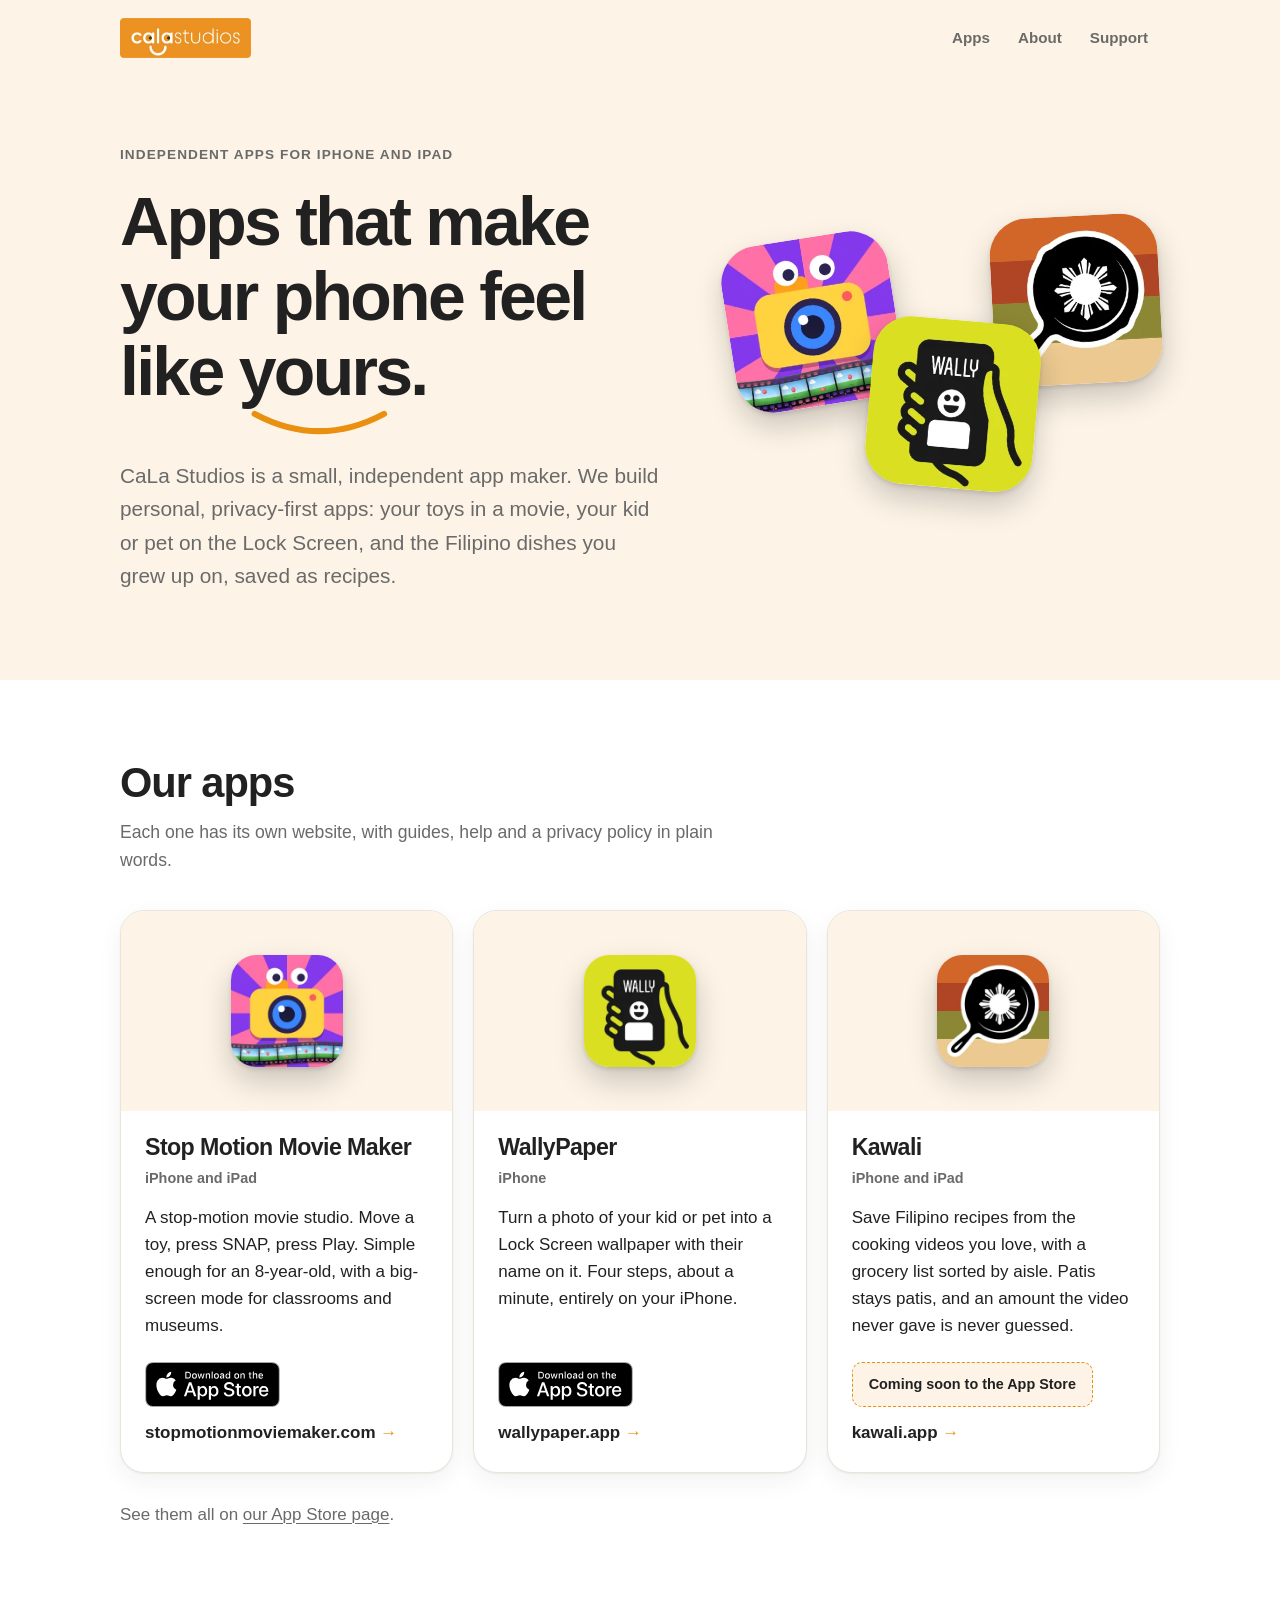
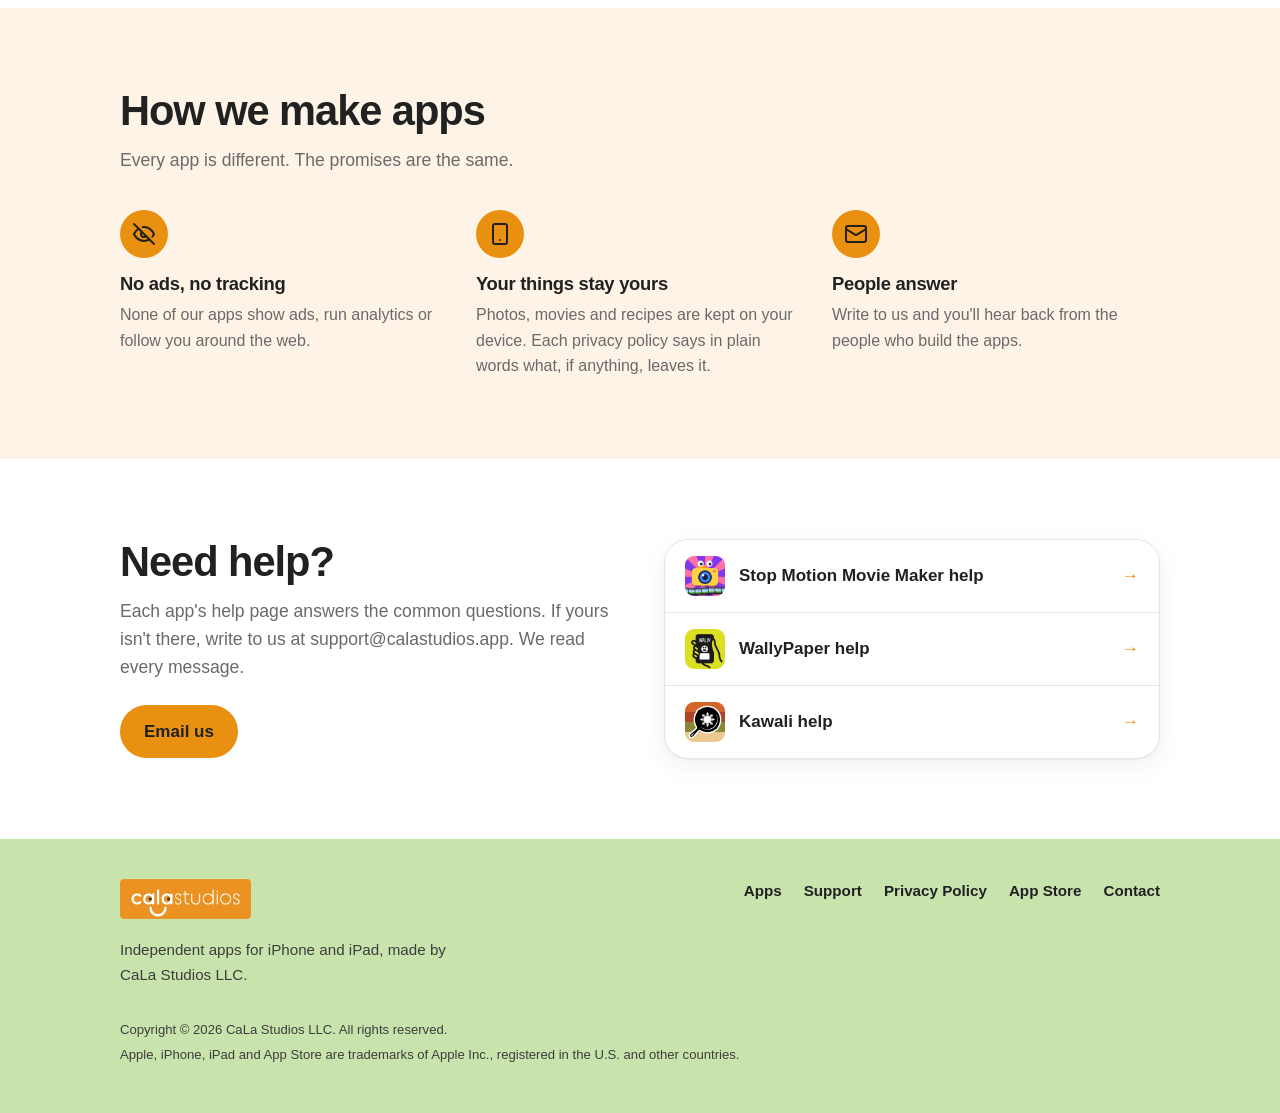
<file: index.html>
<!DOCTYPE html>
<html lang="en">
<head>
  <meta charset="utf-8">
  <meta name="viewport" content="width=device-width, initial-scale=1, viewport-fit=cover">
  <title>CaLa Studios – Independent apps for iPhone and iPad</title>
  <meta name="description" content="CaLa Studios is an independent maker of privacy-first apps for iPhone and iPad: Stop Motion Movie Maker, WallyPaper and Kawali. No ads, no tracking.">
  <link rel="canonical" href="https://calastudios.app/">
  <meta name="theme-color" content="#fdf4e7">

  <meta property="og:type" content="website">
  <meta property="og:site_name" content="CaLa Studios">
  <meta property="og:title" content="CaLa Studios – Apps that make your phone feel like yours">
  <meta property="og:description" content="Personal, privacy-first apps for iPhone and iPad: Stop Motion Movie Maker, WallyPaper and Kawali.">
  <meta property="og:url" content="https://calastudios.app/">
  <meta property="og:image" content="https://calastudios.app/assets/img/og-image.jpg">
  <meta property="og:image:width" content="1200">
  <meta property="og:image:height" content="630">
  <meta property="og:image:alt" content="CaLa Studios, with the icons for Stop Motion Movie Maker, WallyPaper and Kawali">
  <meta name="twitter:card" content="summary_large_image">
  <meta name="twitter:title" content="CaLa Studios – Apps that make your phone feel like yours">
  <meta name="twitter:description" content="Personal, privacy-first apps for iPhone and iPad.">
  <meta name="twitter:image" content="https://calastudios.app/assets/img/og-image.jpg">

  <link rel="icon" href="/assets/img/icon-32.png" sizes="32x32" type="image/png">
  <link rel="icon" href="/assets/img/icon-16.png" sizes="16x16" type="image/png">
  <link rel="apple-touch-icon" href="/assets/img/icon-180.png">
  <link rel="manifest" href="/site.webmanifest">
  <link rel="stylesheet" href="/assets/css/site.css?v=20261007e">

  <script type="application/ld+json">
  {
    "@context": "https://schema.org",
    "@graph": [
      {
        "@type": "Organization",
        "@id": "https://calastudios.app/#org",
        "name": "CaLa Studios LLC",
        "alternateName": "CaLa Studios",
        "url": "https://calastudios.app/",
        "logo": "https://calastudios.app/assets/img/icon-512.png",
        "email": "support@calastudios.app",
        "sameAs": ["https://apps.apple.com/us/developer/cala-studios/id1877582848"]
      },
      {
        "@type": "WebSite",
        "@id": "https://calastudios.app/#website",
        "name": "CaLa Studios",
        "url": "https://calastudios.app/",
        "publisher": { "@id": "https://calastudios.app/#org" }
      },
      {
        "@type": "SoftwareApplication",
        "name": "Stop Motion Movie Maker",
        "url": "https://stopmotionmoviemaker.com/",
        "operatingSystem": "iOS 26.0 or later, iPadOS 26.0 or later",
        "applicationCategory": "MultimediaApplication",
        "downloadUrl": "https://apps.apple.com/us/app/stop-motion-movie-maker/id6815898667",
        "image": "https://calastudios.app/assets/img/app-stopmotion.webp",
        "publisher": { "@id": "https://calastudios.app/#org" }
      },
      {
        "@type": "SoftwareApplication",
        "name": "WallyPaper",
        "url": "https://wallypaper.app/",
        "operatingSystem": "iOS 18.0 or later",
        "applicationCategory": "PhotoApplication",
        "downloadUrl": "https://apps.apple.com/us/app/wallypaper-custom-wallpaper/id6805213479",
        "image": "https://calastudios.app/assets/img/app-wallypaper.webp",
        "publisher": { "@id": "https://calastudios.app/#org" }
      },
      {
        "@type": "SoftwareApplication",
        "name": "Kawali",
        "url": "https://kawali.app/",
        "operatingSystem": "iOS 26.2 or later",
        "applicationCategory": "LifestyleApplication",
        "image": "https://calastudios.app/assets/img/app-kawali.webp",
        "publisher": { "@id": "https://calastudios.app/#org" }
      }
    ]
  }
  </script>
</head>
<body class="home">
  <a class="skip-link" href="#main">Skip to content</a>

  <header class="site-header">
    <div class="container nav">
      <a class="logo" href="/"><img src="/assets/img/logo.webp" alt="CaLa Studios" width="131" height="40"></a>
      <ul class="nav-links">
        <li><a href="#apps">Apps</a></li>
        <li class="nav-about"><a href="#about">About</a></li>
        <li><a href="#support">Support</a></li>
      </ul>
    </div>
  </header>

  <main id="main">

    <section class="hero">
      <div class="container hero-grid">
        <div>
          <span class="eyebrow">Independent apps for iPhone and iPad</span>
          <h1>Apps that make your phone feel like <span class="smile">yours<svg viewBox="0 0 100 24" preserveAspectRatio="none" aria-hidden="true" focusable="false"><path d="M4 4 Q50 40 96 4"/></svg></span>.</h1>
          <p>CaLa Studios is a small, independent app maker. We build personal, privacy-first apps: your toys in a movie, your kid or pet on the Lock Screen, and the Filipino dishes you grew up on, saved as recipes.</p>
        </div>
        <div class="hero-icons" aria-hidden="true">
          <img src="/assets/img/app-stopmotion.webp" alt="Stop Motion Movie Maker app icon" width="256" height="256" fetchpriority="high">
          <img src="/assets/img/app-wallypaper.webp" alt="WallyPaper app icon" width="256" height="256" fetchpriority="high">
          <img src="/assets/img/app-kawali.webp" alt="Kawali app icon" width="256" height="256" fetchpriority="high">
        </div>
      </div>
    </section>

    <section class="section" id="apps">
      <div class="container">
        <div class="section-head">
          <h2>Our apps</h2>
          <p>Each one has its own website, with guides, help and a privacy policy in plain words.</p>
        </div>

        <ul class="apps">
          <li class="app">
            <div class="app-poster"><img src="/assets/img/app-stopmotion.webp" alt="Stop Motion Movie Maker app icon" width="256" height="256" loading="lazy" aria-hidden="true"></div>
            <div class="app-body">
              <h3>Stop Motion Movie Maker</h3>
              <p class="app-for">iPhone and iPad</p>
              <p>A stop-motion movie studio. Move a toy, press SNAP, press Play. Simple enough for an 8-year-old, with a big-screen mode for classrooms and museums.</p>
              <div class="app-actions">
                <a class="badge-link" href="https://apps.apple.com/us/app/stop-motion-movie-maker/id6815898667"><img src="/assets/img/app-store-badge.svg" alt="Download Stop Motion Movie Maker on the App Store" width="162" height="54"></a>
                <a class="site-link" href="https://stopmotionmoviemaker.com/">stopmotionmoviemaker.com</a>
              </div>
            </div>
          </li>

          <li class="app">
            <div class="app-poster"><img src="/assets/img/app-wallypaper.webp" alt="WallyPaper app icon" width="256" height="256" loading="lazy" aria-hidden="true"></div>
            <div class="app-body">
              <h3>WallyPaper</h3>
              <p class="app-for">iPhone</p>
              <p>Turn a photo of your kid or pet into a Lock Screen wallpaper with their name on it. Four steps, about a minute, entirely on your iPhone.</p>
              <div class="app-actions">
                <a class="badge-link" href="https://apps.apple.com/us/app/wallypaper-custom-wallpaper/id6805213479"><img src="/assets/img/app-store-badge.svg" alt="Download WallyPaper on the App Store" width="162" height="54"></a>
                <a class="site-link" href="https://wallypaper.app/">wallypaper.app</a>
              </div>
            </div>
          </li>

          <li class="app">
            <div class="app-poster"><img src="/assets/img/app-kawali.webp" alt="Kawali app icon" width="256" height="256" loading="lazy" aria-hidden="true"></div>
            <div class="app-body">
              <h3>Kawali</h3>
              <p class="app-for">iPhone and iPad</p>
              <p>Save Filipino recipes from the cooking videos you love, with a grocery list sorted by aisle. Patis stays patis, and an amount the video never gave is never guessed.</p>
              <div class="app-actions">
                <span class="soon" data-store>Coming soon to the App Store</span>
                <a class="site-link" href="https://kawali.app/">kawali.app</a>
              </div>
            </div>
          </li>
        </ul>

        <p class="apps-more">See them all on <a href="https://apps.apple.com/us/developer/cala-studios/id1877582848">our App Store page</a>.</p>
      </div>
    </section>

    <section class="section section--cream" id="about">
      <div class="container">
        <div class="section-head">
          <h2>How we make apps</h2>
          <p>Every app is different. The promises are the same.</p>
        </div>
        <ul class="values">
          <li>
            <span class="glyph"><svg viewBox="0 0 24 24" fill="none" stroke="currentColor" stroke-width="2" stroke-linecap="round" stroke-linejoin="round" aria-hidden="true"><path d="M9.88 9.88a3 3 0 1 0 4.24 4.24"/><path d="M10.73 5.08A10.43 10.43 0 0 1 12 5c7 0 10 7 10 7a13.16 13.16 0 0 1-1.67 2.68"/><path d="M6.61 6.61A13.53 13.53 0 0 0 2 12s3 7 10 7a9.74 9.74 0 0 0 5.39-1.61"/><path d="m2 2 20 20"/></svg></span>
            <h3>No ads, no tracking</h3>
            <p>None of our apps show ads, run analytics or follow you around the web.</p>
          </li>
          <li>
            <span class="glyph"><svg viewBox="0 0 24 24" fill="none" stroke="currentColor" stroke-width="2" stroke-linecap="round" stroke-linejoin="round" aria-hidden="true"><rect width="14" height="20" x="5" y="2" rx="2"/><path d="M12 18h.01"/></svg></span>
            <h3>Your things stay yours</h3>
            <p>Photos, movies and recipes are kept on your device. Each privacy policy says in plain words what, if anything, leaves it.</p>
          </li>
          <li>
            <span class="glyph"><svg viewBox="0 0 24 24" fill="none" stroke="currentColor" stroke-width="2" stroke-linecap="round" stroke-linejoin="round" aria-hidden="true"><rect width="20" height="16" x="2" y="4" rx="2"/><path d="m22 7-8.97 5.7a1.94 1.94 0 0 1-2.06 0L2 7"/></svg></span>
            <h3>People answer</h3>
            <p>Write to us and you'll hear back from the people who build the apps.</p>
          </li>
        </ul>
      </div>
    </section>

    <section class="section" id="support">
      <div class="container support">
        <div class="section-head">
          <h2>Need help?</h2>
          <p>Each app's help page answers the common questions. If yours isn't there, write to us at support@calastudios.app. We read every message.</p>
          <a class="btn" href="mailto:support@calastudios.app">Email us</a>
        </div>
        <ul class="help-list">
          <li><a href="https://stopmotionmoviemaker.com/support"><img src="/assets/img/app-stopmotion.webp" alt="Stop Motion Movie Maker app icon" width="256" height="256" loading="lazy" aria-hidden="true">Stop Motion Movie Maker help</a></li>
          <li><a href="https://wallypaper.app/support"><img src="/assets/img/app-wallypaper.webp" alt="WallyPaper app icon" width="256" height="256" loading="lazy" aria-hidden="true">WallyPaper help</a></li>
          <li><a href="https://kawali.app/support"><img src="/assets/img/app-kawali.webp" alt="Kawali app icon" width="256" height="256" loading="lazy" aria-hidden="true">Kawali help</a></li>
        </ul>
      </div>
    </section>

  </main>

  <footer class="site-footer">
    <div class="container">
      <div class="footer-grid">
        <div class="footer-brand">
          <a class="logo" href="/"><img src="/assets/img/logo.webp" alt="CaLa Studios" width="131" height="40"></a>
          <p>Independent apps for iPhone and iPad, made by CaLa Studios LLC.</p>
        </div>
        <ul class="footer-links">
          <li><a href="/#apps">Apps</a></li>
          <li><a href="/#support">Support</a></li>
          <li><a href="/privacy">Privacy Policy</a></li>
          <li><a href="https://apps.apple.com/us/developer/cala-studios/id1877582848">App Store</a></li>
          <li><a href="mailto:support@calastudios.app">Contact</a></li>
        </ul>
      </div>
      <div class="footer-meta">
        <span>Copyright © <span data-year>2026</span> CaLa Studios LLC. All rights reserved.</span>
        <span>Apple, iPhone, iPad and App Store are trademarks of Apple Inc., registered in the U.S. and other countries.</span>
      </div>
    </div>
  </footer>

  <script src="/assets/js/site.js" defer></script>
</body>
</html>
</file>
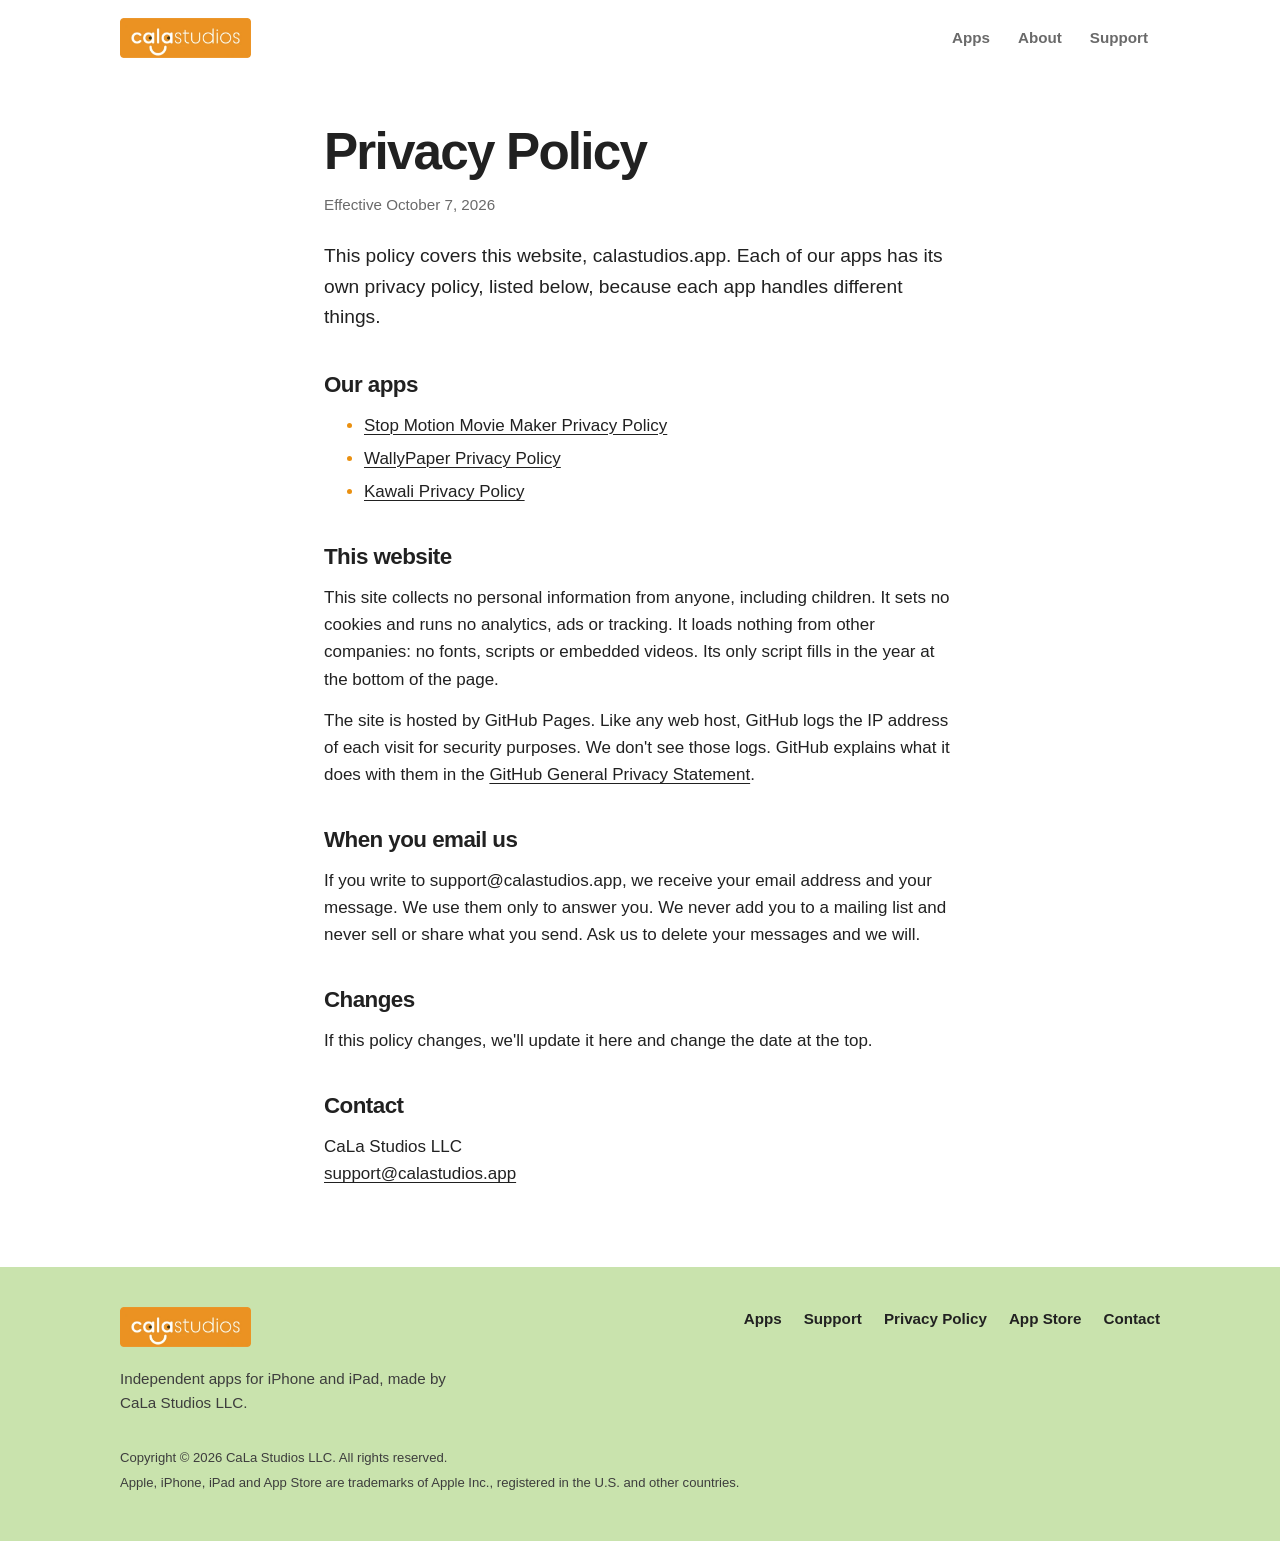
<file: privacy.html>
<!DOCTYPE html>
<html lang="en">
<head>
  <meta charset="utf-8">
  <meta name="viewport" content="width=device-width, initial-scale=1, viewport-fit=cover">
  <title>Privacy Policy – CaLa Studios</title>
  <meta name="description" content="The CaLa Studios website uses no cookies, analytics, ads or third-party code. Each of our apps has its own privacy policy, linked here.">
  <link rel="canonical" href="https://calastudios.app/privacy">
  <meta name="theme-color" content="#ffffff">
  <meta property="og:type" content="article">
  <meta property="og:site_name" content="CaLa Studios">
  <meta property="og:title" content="CaLa Studios Privacy Policy">
  <meta property="og:description" content="This website uses no cookies, analytics, ads or third-party code. Each app has its own privacy policy.">
  <meta property="og:url" content="https://calastudios.app/privacy">
  <meta property="og:image" content="https://calastudios.app/assets/img/og-image.jpg">
  <link rel="icon" href="/assets/img/icon-32.png" sizes="32x32" type="image/png">
  <link rel="icon" href="/assets/img/icon-16.png" sizes="16x16" type="image/png">
  <link rel="apple-touch-icon" href="/assets/img/icon-180.png">
  <link rel="stylesheet" href="/assets/css/site.css?v=20261007e">
</head>
<body>
  <a class="skip-link" href="#main">Skip to content</a>

  <header class="site-header">
    <div class="container nav">
      <a class="logo" href="/"><img src="/assets/img/logo.webp" alt="CaLa Studios" width="131" height="40"></a>
      <ul class="nav-links">
        <li><a href="/#apps">Apps</a></li>
        <li class="nav-about"><a href="/#about">About</a></li>
        <li><a href="/#support">Support</a></li>
      </ul>
    </div>
  </header>

  <main id="main" class="page">
    <div class="container prose">
      <h1>Privacy Policy</h1>
      <p class="updated">Effective October 7, 2026</p>
      <p class="lede">This policy covers this website, calastudios.app. Each of our apps has its own privacy policy, listed below, because each app handles different things.</p>

      <h2>Our apps</h2>
      <ul>
        <li><a href="https://stopmotionmoviemaker.com/privacy">Stop Motion Movie Maker Privacy Policy</a></li>
        <li><a href="https://wallypaper.app/privacy">WallyPaper Privacy Policy</a></li>
        <li><a href="https://kawali.app/privacy">Kawali Privacy Policy</a></li>
      </ul>

      <h2>This website</h2>
      <p>This site collects no personal information from anyone, including children. It sets no cookies and runs no analytics, ads or tracking. It loads nothing from other companies: no fonts, scripts or embedded videos. Its only script fills in the year at the bottom of the page.</p>
      <p>The site is hosted by GitHub Pages. Like any web host, GitHub logs the IP address of each visit for security purposes. We don't see those logs. GitHub explains what it does with them in the <a href="https://docs.github.com/en/site-policy/privacy-policies/github-general-privacy-statement">GitHub General Privacy Statement</a>.</p>

      <h2>When you email us</h2>
      <p>If you write to support@calastudios.app, we receive your email address and your message. We use them only to answer you. We never add you to a mailing list and never sell or share what you send. Ask us to delete your messages and we will.</p>

      <h2>Changes</h2>
      <p>If this policy changes, we'll update it here and change the date at the top.</p>

      <h2>Contact</h2>
      <p>CaLa Studios LLC<br><a href="mailto:support@calastudios.app">support@calastudios.app</a></p>
    </div>
  </main>

  <footer class="site-footer">
    <div class="container">
      <div class="footer-grid">
        <div class="footer-brand">
          <a class="logo" href="/"><img src="/assets/img/logo.webp" alt="CaLa Studios" width="131" height="40"></a>
          <p>Independent apps for iPhone and iPad, made by CaLa Studios LLC.</p>
        </div>
        <ul class="footer-links">
          <li><a href="/#apps">Apps</a></li>
          <li><a href="/#support">Support</a></li>
          <li><a href="/privacy">Privacy Policy</a></li>
          <li><a href="https://apps.apple.com/us/developer/cala-studios/id1877582848">App Store</a></li>
          <li><a href="mailto:support@calastudios.app">Contact</a></li>
        </ul>
      </div>
      <div class="footer-meta">
        <span>Copyright © <span data-year>2026</span> CaLa Studios LLC. All rights reserved.</span>
        <span>Apple, iPhone, iPad and App Store are trademarks of Apple Inc., registered in the U.S. and other countries.</span>
      </div>
    </div>
  </footer>

  <script src="/assets/js/site.js" defer></script>
</body>
</html>
</file>
<file: assets/css/site.css>
/* CaLa Studios — calastudios.app. One stylesheet for every page.
   Colors follow the original Google Sites page: white, CaLa orange, a cream tint of it,
   and the light green footer. Light only, like the app sites. */

:root {
  color-scheme: light;
  --white: #ffffff;
  --cream: #fdf4e7;      /* CaLa orange at 10% on white */
  --orange: #ea9010;     /* the logo and the buttons */
  --orange-dark: #d27f08;
  --green: #c9e3ad;      /* footer */
  --ink: #212121;
  --ink-2: #6a6a6a;
  --line: #ebe4d8;
  --shadow: 0 1px 2px rgb(33 33 33 / 0.06), 0 8px 24px rgb(33 33 33 / 0.06);
  --icon-shadow: 0 2px 4px rgb(0 0 0 / 0.12), 0 14px 30px rgb(0 0 0 / 0.2);

  --radius: 24px;
  --max: 1080px;
  --font: -apple-system, BlinkMacSystemFont, "SF Pro Text", "Segoe UI", Roboto, "Helvetica Neue", Arial, sans-serif;
  --font-display: -apple-system, BlinkMacSystemFont, "SF Pro Display", "Segoe UI", Roboto, "Helvetica Neue", Arial, sans-serif;
}

*, *::before, *::after { box-sizing: border-box; }

html { -webkit-text-size-adjust: 100%; text-size-adjust: 100%; }

body {
  margin: 0;
  background: var(--white);
  color: var(--ink);
  font: 400 17px/1.6 var(--font);
  -webkit-font-smoothing: antialiased;
  min-height: 100vh; display: flex; flex-direction: column;
}
main { flex: 1; }

img { display: block; max-width: 100%; height: auto; }

a { color: inherit; text-decoration-thickness: 1px; text-underline-offset: 3px; }
a:hover { text-decoration-color: var(--orange); text-decoration-thickness: 2px; }
:focus-visible { outline: 3px solid var(--ink); outline-offset: 3px; border-radius: 6px; }

h1, h2, h3 { font-family: var(--font-display); line-height: 1.1; letter-spacing: -0.025em; margin: 0; }

.container { width: 100%; max-width: var(--max); margin: 0 auto; padding: 0 20px; }

.skip-link { position: absolute; left: -9999px; top: 12px; z-index: 10; background: var(--ink); color: var(--white); padding: 10px 16px; border-radius: 10px; }
.skip-link:focus { left: 12px; }

/* ---------- Header ---------- */

.site-header { padding: 18px 0; }
.home .site-header { background: var(--cream); }
.nav { display: flex; align-items: center; justify-content: space-between; gap: 16px; }

.logo { display: inline-block; flex: none; }
.logo img { width: auto; height: 40px; }

.nav-links { display: flex; gap: 4px; list-style: none; margin: 0; padding: 0; }
.nav-links a { display: block; padding: 8px 12px; border-radius: 999px; text-decoration: none; font-weight: 600; font-size: 0.95rem; color: var(--ink-2); }
.nav-links a:hover { color: var(--ink); background: rgb(234 144 16 / 0.14); }

/* ---------- Hero ---------- */

.hero { padding: 64px 0 88px; background: var(--cream); }
.hero-grid { display: grid; grid-template-columns: 1.25fr 1fr; gap: 48px; align-items: center; }

.eyebrow { display: inline-block; font-size: 0.85rem; font-weight: 700; letter-spacing: 0.08em; text-transform: uppercase; color: var(--ink-2); margin-bottom: 18px; }

.hero h1 { font-size: clamp(2.5rem, 6vw, 4.25rem); font-weight: 800; letter-spacing: -0.04em; max-width: 13ch; padding-bottom: 0.42em; } /* room for the smile */
.hero p { font-size: clamp(1.1rem, 1.8vw, 1.3rem); color: var(--ink-2); max-width: 34rem; margin: 22px 0 0; }

/* The logo's smile, under "yours" */
.smile { position: relative; white-space: nowrap; }
.smile svg {
  position: absolute; left: 6%; width: 82%; bottom: -0.36em; height: 0.34em;
  overflow: visible; fill: none; stroke: var(--orange); stroke-width: 0.09em; stroke-linecap: round;
}
.smile path { vector-effect: non-scaling-stroke; }

/* Three app icons, fanned like cards on a table */
.hero-icons { position: relative; height: 300px; }
.hero-icons img { position: absolute; width: 168px; height: 168px; border-radius: 22.5%; box-shadow: var(--icon-shadow); }
.hero-icons img:nth-child(1) { left: 2%; top: 22px; transform: rotate(-9deg); }
.hero-icons img:nth-child(2) { left: 34%; top: 104px; transform: rotate(5deg); z-index: 1; }
.hero-icons img:nth-child(3) { right: 0; top: 0; transform: rotate(-3deg); }

/* ---------- Sections ---------- */

.section { padding: 80px 0; }
.section--cream { background: var(--cream); }
.section-head { max-width: 40rem; margin-bottom: 36px; }
.section-head h2 { font-size: clamp(1.9rem, 3.6vw, 2.6rem); font-weight: 800; }
.section-head p { color: var(--ink-2); margin: 12px 0 0; font-size: 1.1rem; }

/* ---------- App cards ---------- */

.apps { display: grid; grid-template-columns: repeat(3, 1fr); gap: 20px; list-style: none; margin: 0; padding: 0; }

.app {
  display: flex; flex-direction: column;
  background: var(--white); border: 1px solid var(--line); border-radius: var(--radius);
  overflow: hidden; box-shadow: var(--shadow);
}
.app-poster { display: grid; place-items: center; height: 200px; background: var(--cream); }
.app-poster img { width: 112px; height: 112px; border-radius: 22.5%; box-shadow: var(--icon-shadow); }

.app-body { display: flex; flex-direction: column; flex: 1; padding: 24px 24px 26px; }
.app h3 { font-size: 1.45rem; font-weight: 800; }
.app-for { margin: 6px 0 0; font-size: 0.9rem; font-weight: 600; color: var(--ink-2); }
.app-body > p:not(.app-for) { margin: 14px 0 0; }

.app-actions { display: flex; flex-wrap: wrap; align-items: center; gap: 12px 18px; margin-top: auto; padding-top: 22px; }
.app-actions .badge-link img { width: 135px; height: 45px; }
.site-link { font-weight: 700; text-decoration: none; white-space: nowrap; }
.site-link::after { content: " →"; color: var(--orange); }
.site-link:hover { text-decoration: underline; }
.soon { display: inline-flex; align-items: center; min-height: 45px; padding: 6px 16px; line-height: 1.3; border-radius: 10px; border: 1.5px dashed var(--orange); background: var(--cream); font-size: 0.9rem; font-weight: 700; color: var(--ink); }

.apps-more { margin: 28px 0 0; color: var(--ink-2); }

/* ---------- How we work ---------- */

.values { display: grid; grid-template-columns: repeat(3, 1fr); gap: 28px; list-style: none; margin: 0; padding: 0; }
.values .glyph { display: grid; place-items: center; width: 48px; height: 48px; border-radius: 50%; background: var(--orange); margin-bottom: 16px; }
.values svg { width: 24px; height: 24px; color: var(--ink); }
.values h3 { font-size: 1.15rem; font-weight: 800; letter-spacing: -0.015em; }
.values p { margin: 8px 0 0; color: var(--ink-2); font-size: 1rem; }

/* ---------- Support ---------- */

.support { display: grid; grid-template-columns: 1fr 1fr; gap: 20px 48px; align-items: start; }
.support .section-head { margin-bottom: 0; }
.btn {
  display: inline-flex; align-items: center; gap: 8px; margin-top: 24px;
  padding: 13px 24px; border-radius: 999px; background: var(--orange); color: var(--ink);
  font-weight: 700; text-decoration: none;
}
.btn:hover { background: var(--orange-dark); }

.help-list { list-style: none; margin: 0; padding: 0; background: var(--white); border: 1px solid var(--line); border-radius: var(--radius); box-shadow: var(--shadow); }
.help-list li + li { border-top: 1px solid var(--line); }
.help-list a { display: flex; align-items: center; gap: 14px; padding: 16px 20px; text-decoration: none; font-weight: 700; }
.help-list a::after { content: "→"; margin-left: auto; color: var(--orange); }
.help-list a:hover { background: var(--cream); }
.help-list li:first-child a { border-radius: var(--radius) var(--radius) 0 0; }
.help-list li:last-child a { border-radius: 0 0 var(--radius) var(--radius); }
.help-list img { width: 40px; height: 40px; border-radius: 22.5%; }

/* ---------- Text pages (privacy) ---------- */

.page { padding: 48px 0 80px; }
.prose { max-width: 42rem; }
.prose h1 { font-size: clamp(2.2rem, 5vw, 3.2rem); font-weight: 800; letter-spacing: -0.035em; }
.prose .updated { margin: 12px 0 0; color: var(--ink-2); font-size: 0.95rem; }
.prose .lede { font-size: 1.2rem; margin: 24px 0 0; }
.prose h2 { font-size: 1.4rem; font-weight: 800; margin: 40px 0 0; }
.prose p, .prose ul { margin: 14px 0 0; }
.prose li + li { margin-top: 6px; }
.prose li::marker { color: var(--orange); }

/* ---------- 404 and redirects ---------- */

.notfound { padding: 96px 0 120px; text-align: center; }
.notfound .big { font-family: var(--font-display); font-size: clamp(5rem, 16vw, 9rem); font-weight: 800; letter-spacing: -0.06em; line-height: 1; color: var(--orange); }
.notfound h1 { font-size: clamp(1.6rem, 3.2vw, 2.2rem); font-weight: 800; margin-top: 12px; }
.notfound p { color: var(--ink-2); max-width: 30rem; margin: 14px auto 0; }

/* ---------- Footer ---------- */

.site-footer { background: var(--green); padding: 40px 0 48px; font-size: 0.95rem; }
.footer-grid { display: flex; flex-wrap: wrap; justify-content: space-between; gap: 24px; }
.footer-brand p { margin: 12px 0 0; color: #3d3d3d; max-width: 22rem; }
.footer-links { display: flex; flex-wrap: wrap; gap: 8px 22px; list-style: none; margin: 0; padding: 0; font-weight: 600; }
.footer-links a { text-decoration: none; }
.footer-links a:hover { text-decoration: underline; text-decoration-color: var(--ink); }
.footer-meta { display: flex; flex-direction: column; gap: 4px; margin-top: 32px; font-size: 0.82rem; color: #3d3d3d; }

/* ---------- Responsive ---------- */

@media (max-width: 920px) {
  .hero { padding: 32px 0 64px; }
  .hero-grid { grid-template-columns: 1fr; gap: 36px; }
  .hero-icons { order: -1; height: 150px; max-width: 340px; }
  .hero-icons img { width: 104px; height: 104px; }
  .hero-icons img:nth-child(1) { top: 18px; }
  .hero-icons img:nth-child(2) { left: 33%; top: 40px; }
  .hero-icons img:nth-child(3) { top: 6px; }
  .apps { grid-template-columns: 1fr; max-width: 560px; }
  .support { grid-template-columns: 1fr; }
}

@media (max-width: 560px) {
  .section { padding: 56px 0; }
  .nav-links a { padding: 8px 10px; }
  .nav-links .nav-about { display: none; }
  .values { grid-template-columns: 1fr; gap: 24px; }
  .app-poster { height: 168px; }
}

@media (max-width: 360px) {
  .logo img { height: 34px; }
  .app-body { padding: 22px 20px 24px; }
  .site-link { font-size: 0.95rem; }
  .soon { padding: 6px 12px; font-size: 0.85rem; }
}

@media (prefers-reduced-motion: no-preference) {
  .hero-icons img { transition: transform 0.4s cubic-bezier(.2,.8,.2,1); }
  .hero-icons:hover img:nth-child(1) { transform: rotate(-12deg) translateY(-6px); }
  .hero-icons:hover img:nth-child(2) { transform: rotate(7deg) translateY(-6px); }
  .hero-icons:hover img:nth-child(3) { transform: rotate(-1deg) translateY(-6px); }
}
</file>
